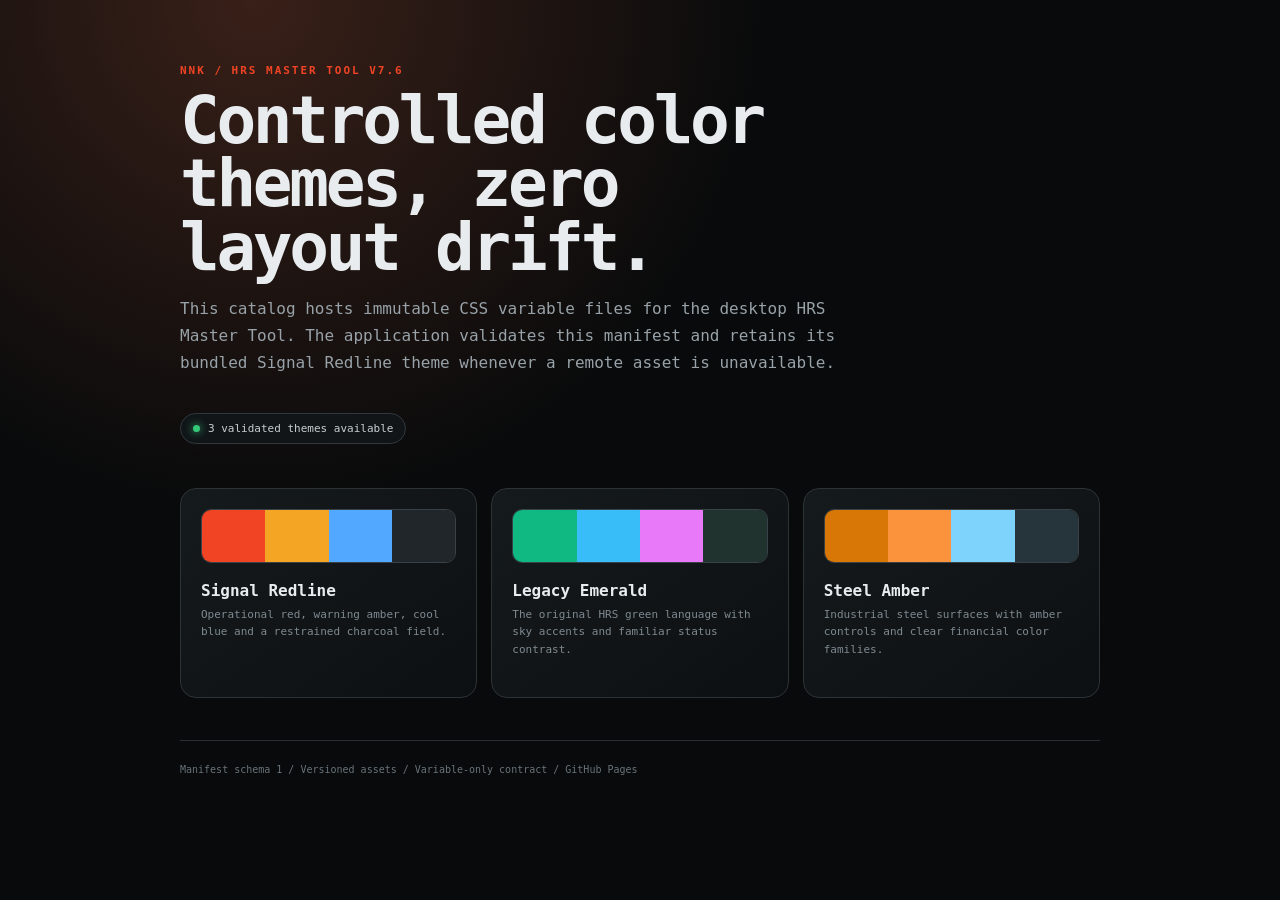
<file: docs/index.html>
<!DOCTYPE html>
<html lang="en">
<head>
  <meta charset="UTF-8">
  <meta name="viewport" content="width=device-width, initial-scale=1.0">
  <title>HRS Master Tool Theme Catalog</title>
  <style>
    :root { color-scheme: dark; }
    * { box-sizing: border-box; }
    body {
      min-height: 100vh;
      margin: 0;
      padding: 64px 24px;
      background: radial-gradient(circle at 20% 0%, #392018 0, transparent 38%), #080a0b;
      color: #e8ecee;
      font-family: "Cascadia Code", "SFMono-Regular", Consolas, monospace;
    }
    main { width: min(920px, 100%); margin: 0 auto; }
    .eyebrow { color: #f04424; font-size: 11px; font-weight: 800; letter-spacing: .18em; text-transform: uppercase; }
    h1 { max-width: 680px; margin: 12px 0 10px; font-size: clamp(34px, 6vw, 66px); line-height: .96; letter-spacing: -.05em; }
    .intro { max-width: 680px; color: #98a2a8; line-height: 1.7; }
    .status { display: inline-flex; gap: 8px; align-items: center; margin-top: 20px; padding: 8px 12px; border: 1px solid #30383d; border-radius: 999px; background: #111518; color: #c8d0d4; font-size: 11px; }
    .status::before { content: ""; width: 7px; height: 7px; border-radius: 50%; background: #35c878; box-shadow: 0 0 8px #35c878; }
    .themes { display: grid; grid-template-columns: repeat(3, 1fr); gap: 14px; margin-top: 44px; }
    .theme { min-height: 210px; padding: 20px; border: 1px solid #2c3337; border-radius: 16px; background: linear-gradient(145deg, #151a1d, #0d1012); }
    .theme h2 { margin: 18px 0 6px; font-size: 16px; }
    .theme p { margin: 0; color: #7f8a91; font-size: 11px; line-height: 1.6; }
    .swatches { display: flex; height: 54px; overflow: hidden; border-radius: 10px; border: 1px solid #394248; }
    .swatches span { flex: 1; }
    .meta { margin-top: 42px; padding-top: 20px; border-top: 1px solid #282f33; color: #69747b; font-size: 10px; line-height: 1.7; }
    @media (max-width: 720px) { .themes { grid-template-columns: 1fr; } }
  </style>
</head>
<body>
  <main>
    <div class="eyebrow">NNK / HRS Master Tool v7.6</div>
    <h1>Controlled color themes, zero layout drift.</h1>
    <p class="intro">This catalog hosts immutable CSS variable files for the desktop HRS Master Tool. The application validates this manifest and retains its bundled Signal Redline theme whenever a remote asset is unavailable.</p>
    <div class="status" id="catalog-status">Checking manifest</div>

    <section class="themes" aria-label="Available themes">
      <article class="theme">
        <div class="swatches"><span style="background:#f04424"></span><span style="background:#f5a524"></span><span style="background:#52a8ff"></span><span style="background:#20262a"></span></div>
        <h2>Signal Redline</h2>
        <p>Operational red, warning amber, cool blue and a restrained charcoal field.</p>
      </article>
      <article class="theme">
        <div class="swatches"><span style="background:#10b981"></span><span style="background:#38bdf8"></span><span style="background:#e879f9"></span><span style="background:#20332e"></span></div>
        <h2>Legacy Emerald</h2>
        <p>The original HRS green language with sky accents and familiar status contrast.</p>
      </article>
      <article class="theme">
        <div class="swatches"><span style="background:#d97706"></span><span style="background:#fb923c"></span><span style="background:#7dd3fc"></span><span style="background:#26343c"></span></div>
        <h2>Steel Amber</h2>
        <p>Industrial steel surfaces with amber controls and clear financial color families.</p>
      </article>
    </section>

    <p class="meta">Manifest schema 1 / Versioned assets / Variable-only contract / GitHub Pages</p>
  </main>
  <script>
    fetch('manifest.json', { cache: 'no-store' })
      .then((response) => {
        if (!response.ok) throw new Error(String(response.status));
        return response.json();
      })
      .then((manifest) => {
        document.getElementById('catalog-status').textContent = `${manifest.themes.length} validated themes available`;
      })
      .catch(() => {
        document.getElementById('catalog-status').textContent = 'Manifest unavailable';
      });
  </script>
</body>
</html>
</file>
